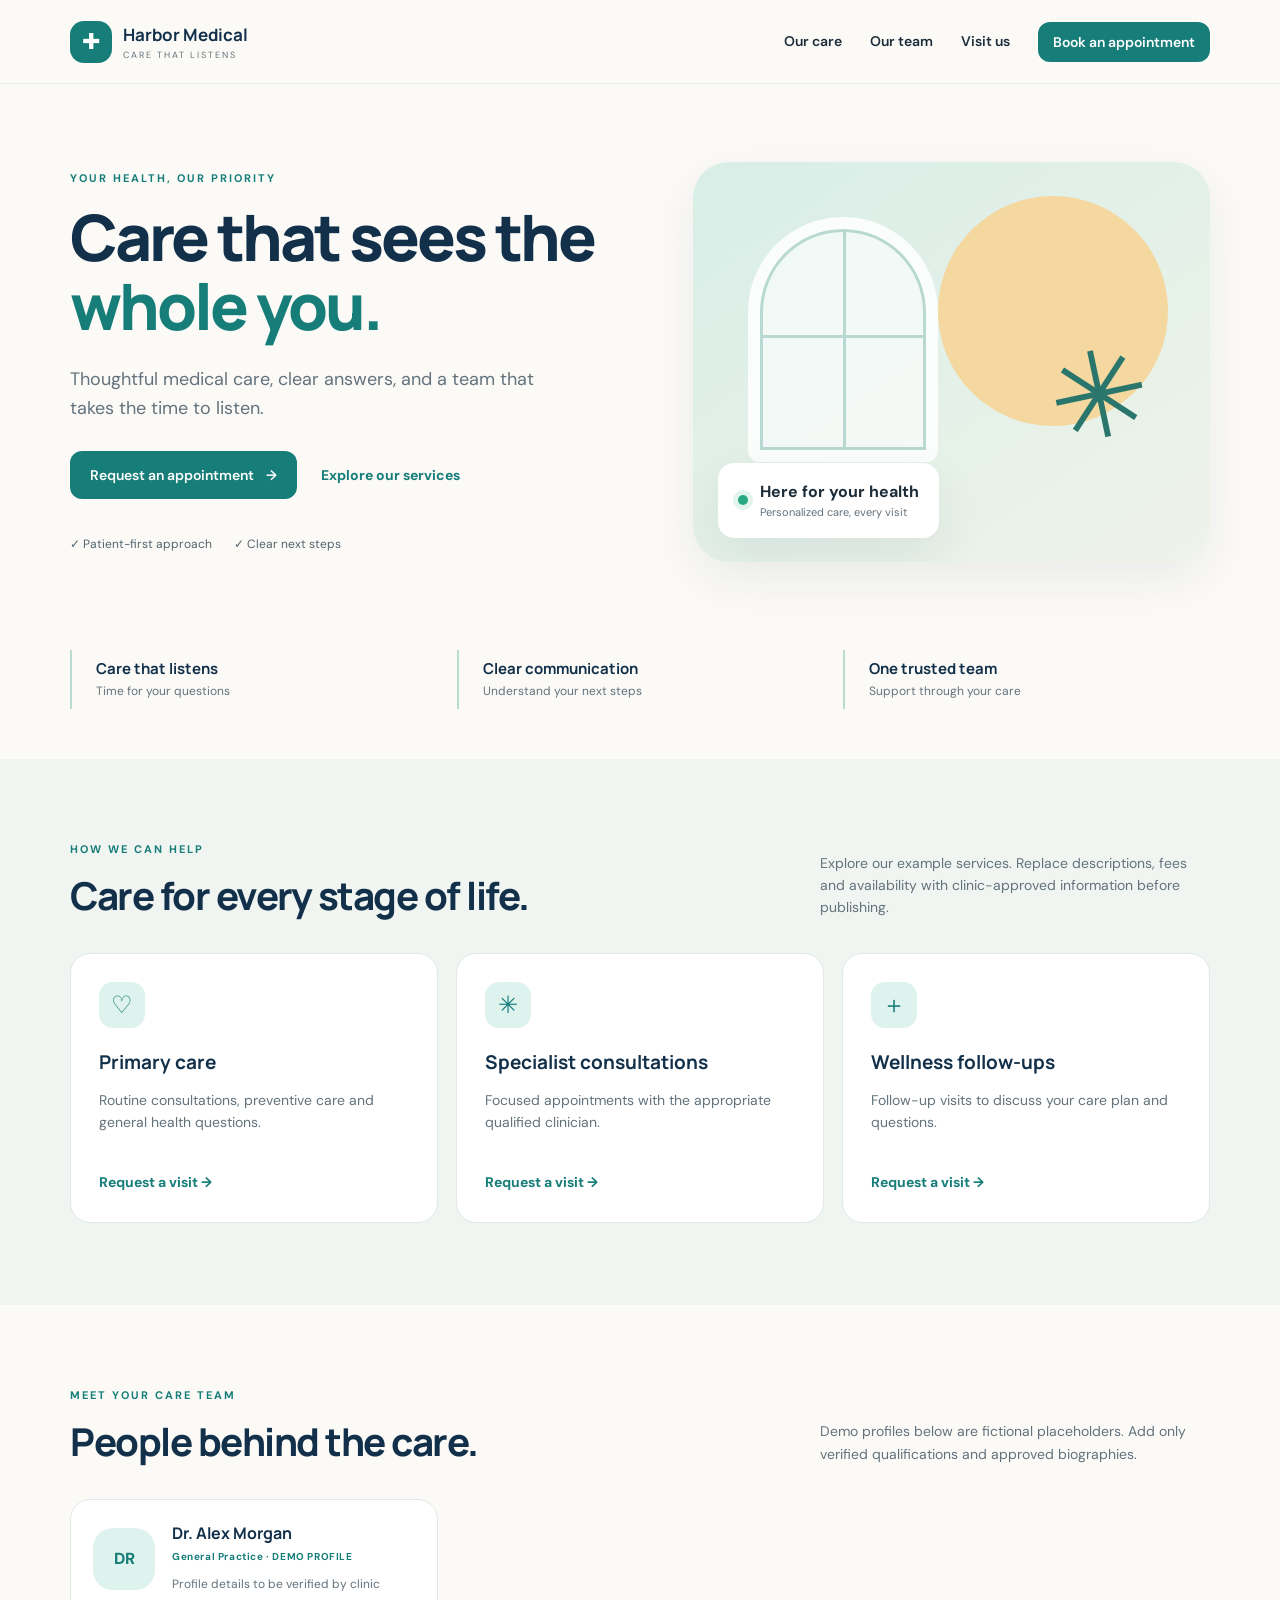
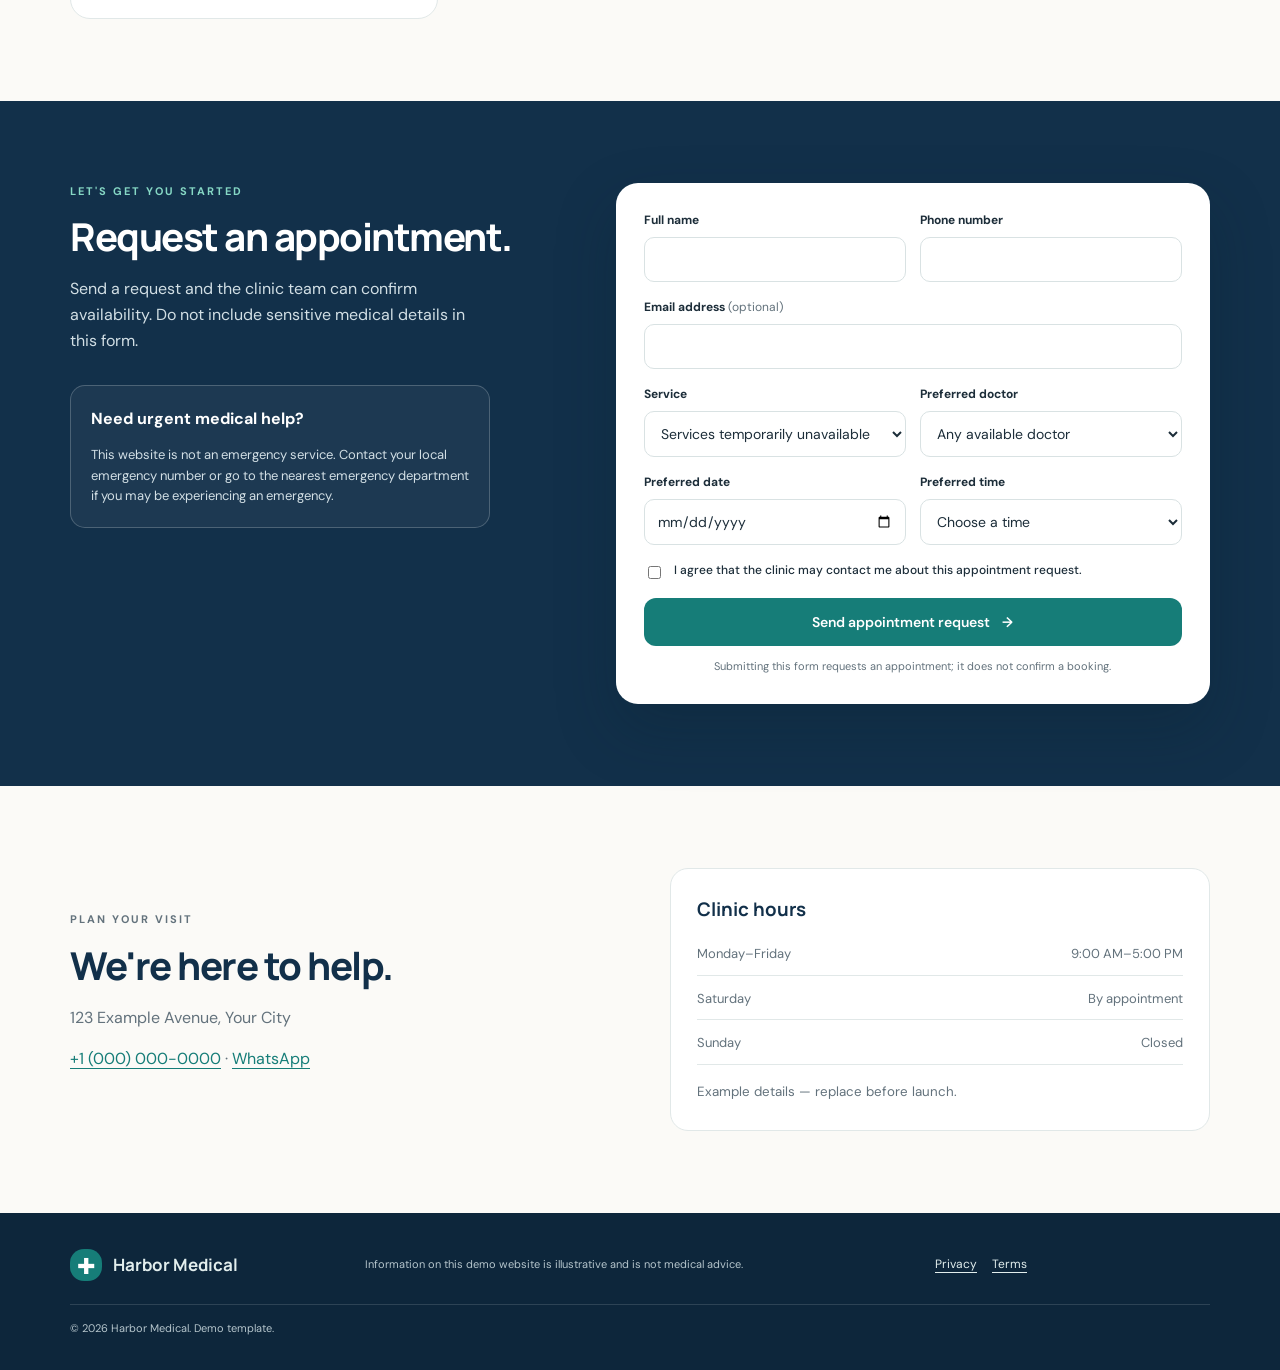
<file: frontend/index.html>
<!doctype html>
<html lang="en"><head><meta charset="utf-8"><meta name="viewport" content="width=device-width,initial-scale=1"><meta name="description" content="Book a clinic appointment, explore medical services and meet our care team."><meta name="theme-color" content="#12304a"><title>Harbor Medical | Thoughtful, modern care</title><link rel="canonical" href="https://example.com/"><link rel="stylesheet" href="assets/css/styles.css"><script defer src="assets/js/app.js"></script></head>
<body><a class="skip-link" href="#main">Skip to content</a><header class="site-header"><a class="brand" href="index.html"><span class="brand-mark" aria-hidden="true">✚</span><span><strong>Harbor Medical</strong><small>CARE THAT LISTENS</small></span></a><button class="nav-toggle" aria-expanded="false" aria-controls="primary-nav">Menu</button><nav id="primary-nav" class="nav"><a href="#care">Our care</a><a href="#team">Our team</a><a href="#visit">Visit us</a><a class="button button-small" href="#book">Book an appointment</a></nav></header>
<main id="main"><section class="hero wrap"><div class="hero-copy"><p class="eyebrow">YOUR HEALTH, OUR PRIORITY</p><h1>Care that sees the <em>whole you.</em></h1><p class="lead">Thoughtful medical care, clear answers, and a team that takes the time to listen.</p><div class="hero-actions"><a class="button" href="#book">Request an appointment <span aria-hidden="true">→</span></a><a class="text-link" href="#care">Explore our services</a></div><div class="trust-row"><span>✓ Patient-first approach</span><span>✓ Clear next steps</span></div></div><div class="hero-art" role="img" aria-label="Abstract illustration of a calm, welcoming medical clinic"><div class="art-sun"></div><div class="art-window"></div><div class="art-plant">✳</div><div class="art-card"><span class="status-dot"></span><div><strong>Here for your health</strong><small>Personalized care, every visit</small></div></div></div></section>
<section class="stats wrap" aria-label="Clinic highlights"><div><strong>Care that listens</strong><span>Time for your questions</span></div><div><strong>Clear communication</strong><span>Understand your next steps</span></div><div><strong>One trusted team</strong><span>Support through your care</span></div></section>
<section id="care" class="section section-soft"><div class="wrap"><div class="section-heading"><div><p class="eyebrow">HOW WE CAN HELP</p><h2>Care for every stage of life.</h2></div><p>Explore our example services. Replace descriptions, fees and availability with clinic-approved information before publishing.</p></div><div class="service-grid" id="services-grid"><article class="service-card"><span class="service-icon">♡</span><h3>Primary care</h3><p>Routine consultations, preventive care and general health questions.</p><a href="#book" class="text-link" data-service="Primary care">Request a visit →</a></article><article class="service-card"><span class="service-icon">✳</span><h3>Specialist consultations</h3><p>Focused appointments with the appropriate qualified clinician.</p><a href="#book" class="text-link" data-service="Specialist consultation">Request a visit →</a></article><article class="service-card"><span class="service-icon">＋</span><h3>Wellness follow-ups</h3><p>Follow-up visits to discuss your care plan and questions.</p><a href="#book" class="text-link" data-service="Wellness follow-up">Request a visit →</a></article></div></div></section>
<section id="team" class="section wrap"><div class="section-heading"><div><p class="eyebrow">MEET YOUR CARE TEAM</p><h2>People behind the care.</h2></div><p>Demo profiles below are fictional placeholders. Add only verified qualifications and approved biographies.</p></div><div id="doctors-grid" class="doctor-grid"><article class="doctor-card"><div class="avatar">DR</div><div><h3>Dr. Alex Morgan</h3><p>General Practice · DEMO PROFILE</p><span>Profile details to be verified by clinic</span></div></article></div></section>
<section id="book" class="section booking-section"><div class="wrap booking-layout"><div><p class="eyebrow">LET'S GET YOU STARTED</p><h2>Request an appointment.</h2><p>Send a request and the clinic team can confirm availability. Do not include sensitive medical details in this form.</p><div class="contact-note"><strong>Need urgent medical help?</strong><p>This website is not an emergency service. Contact your local emergency number or go to the nearest emergency department if you may be experiencing an emergency.</p></div></div><form id="booking-form" class="form-card"><div class="form-row"><label>Full name<input name="patient_name" autocomplete="name" required maxlength="120"></label><label>Phone number<input name="phone" type="tel" autocomplete="tel" required maxlength="40"></label></div><label>Email address <span class="optional">(optional)</span><input name="email" type="email" autocomplete="email" maxlength="254"></label><div class="form-row"><label>Service<select name="service_id" id="service-select" required><option value="">Loading services…</option></select></label><label>Preferred doctor<select name="doctor_id" id="doctor-select"><option value="">Any available doctor</option></select></label></div><div class="form-row"><label>Preferred date<input name="appointment_date" type="date" required></label><label>Preferred time<select name="appointment_time" required><option value="">Choose a time</option><option>09:00</option><option>10:00</option><option>11:00</option><option>13:00</option><option>14:00</option><option>15:00</option></select></label></div><label class="consent"><input type="checkbox" name="consent" required><span>I agree that the clinic may contact me about this appointment request.</span></label><button class="button button-full" type="submit">Send appointment request <span aria-hidden="true">→</span></button><p id="form-message" class="form-message" role="status" aria-live="polite"></p><p class="fine-print">Submitting this form requests an appointment; it does not confirm a booking.</p></form></div></section>
<section id="visit" class="section wrap visit-section"><div><p class="eyebrow">PLAN YOUR VISIT</p><h2>We're here to help.</h2><p>123 Example Avenue, Your City</p><p><a href="tel:+10000000000">+1 (000) 000-0000</a> · <a href="https://wa.me/10000000000" rel="noopener noreferrer">WhatsApp</a></p></div><div class="hours-card"><h3>Clinic hours</h3><p>Monday–Friday <span>9:00 AM–5:00 PM</span></p><p>Saturday <span>By appointment</span></p><p>Sunday <span>Closed</span></p><small>Example details — replace before launch.</small></div></section></main><footer class="footer"><div class="wrap footer-inner"><a class="brand brand-footer" href="#main"><span class="brand-mark">✚</span><strong>Harbor Medical</strong></a><p>Information on this demo website is illustrative and is not medical advice.</p><div><a href="privacy.html">Privacy</a><a href="terms.html">Terms</a></div><small>© <span id="year"></span> Harbor Medical. Demo template.</small></div></footer></body></html>
</file>
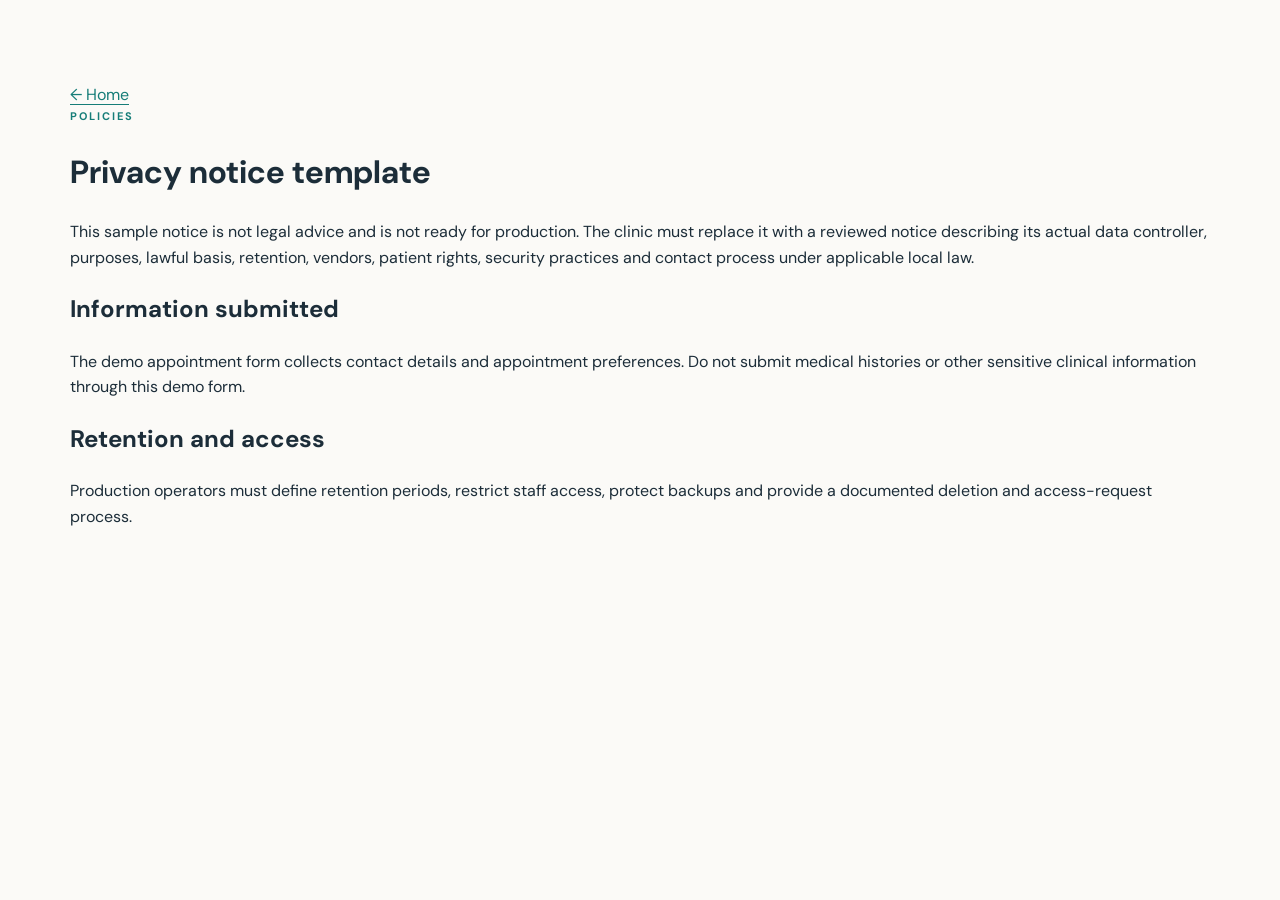
<file: frontend/privacy.html>
<!doctype html><html lang="en"><head><meta charset="utf-8"><meta name="viewport" content="width=device-width,initial-scale=1"><title>Privacy notice | Harbor Medical</title><link rel="stylesheet" href="assets/css/styles.css"></head><body><main class="wrap section"><a href="index.html">← Home</a><p class="eyebrow">POLICIES</p><h1>Privacy notice template</h1><p>This sample notice is not legal advice and is not ready for production. The clinic must replace it with a reviewed notice describing its actual data controller, purposes, lawful basis, retention, vendors, patient rights, security practices and contact process under applicable local law.</p><h2>Information submitted</h2><p>The demo appointment form collects contact details and appointment preferences. Do not submit medical histories or other sensitive clinical information through this demo form.</p><h2>Retention and access</h2><p>Production operators must define retention periods, restrict staff access, protect backups and provide a documented deletion and access-request process.</p></main></body></html>
</file>
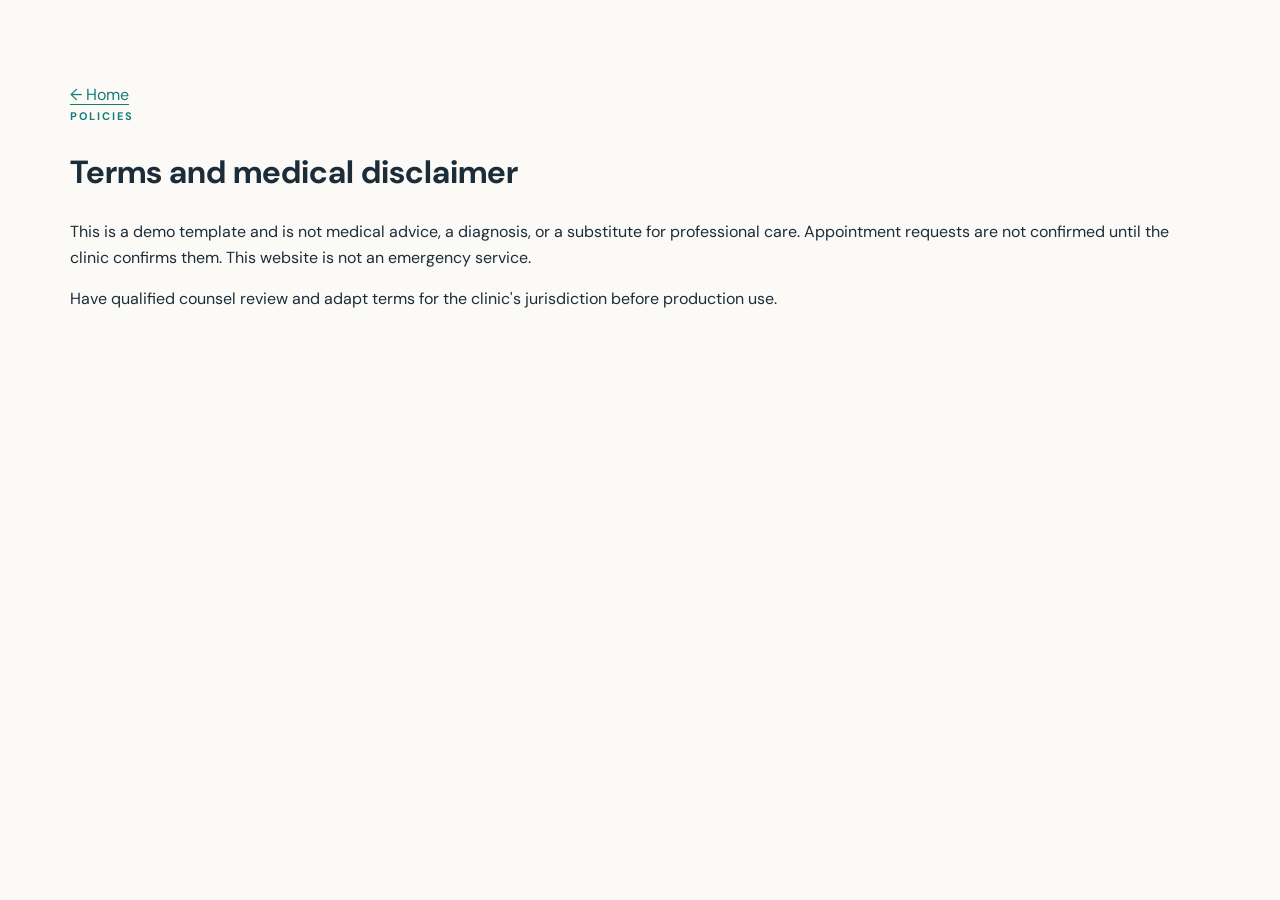
<file: frontend/terms.html>
<!doctype html><html lang="en"><head><meta charset="utf-8"><meta name="viewport" content="width=device-width,initial-scale=1"><title>Terms and medical disclaimer | Harbor Medical</title><link rel="stylesheet" href="assets/css/styles.css"></head><body><main class="wrap section"><a href="index.html">← Home</a><p class="eyebrow">POLICIES</p><h1>Terms and medical disclaimer</h1><p>This is a demo template and is not medical advice, a diagnosis, or a substitute for professional care. Appointment requests are not confirmed until the clinic confirms them. This website is not an emergency service.</p><p>Have qualified counsel review and adapt terms for the clinic's jurisdiction before production use.</p></main></body></html>
</file>
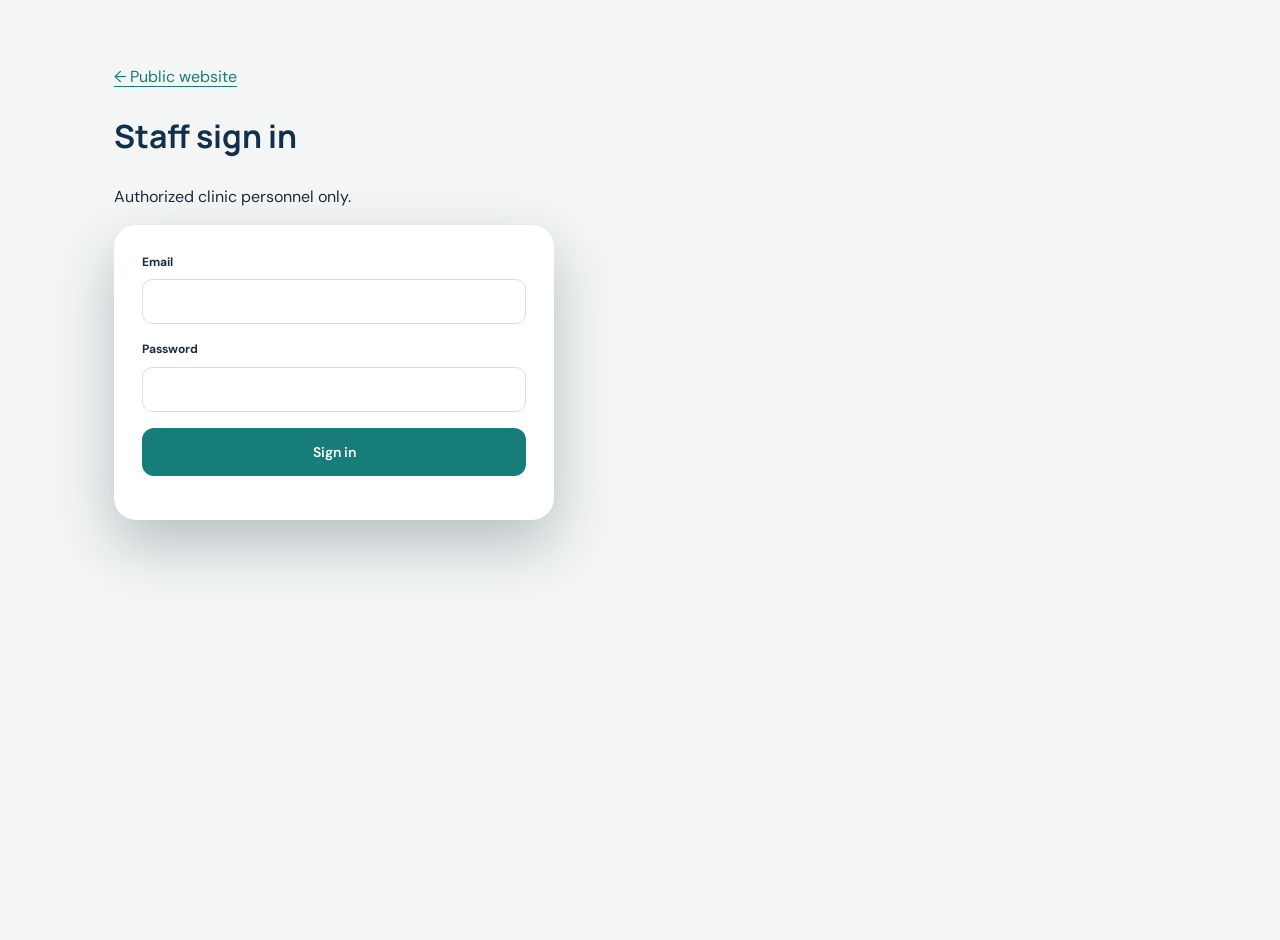
<file: frontend/admin/dashboard.html>
<!doctype html><html lang="en"><head><meta charset="utf-8"><meta name="viewport" content="width=device-width,initial-scale=1"><title>Admin dashboard | Harbor Medical</title><link rel="stylesheet" href="../assets/css/styles.css"></head><body class="admin-body"><main class="admin-shell"><a href="../index.html">← Public website</a><div style="display:flex;justify-content:space-between;align-items:center;gap:15px;flex-wrap:wrap"><div><p class="eyebrow">STAFF WORKSPACE</p><h1>Appointment overview</h1><p>Protected operational information. Demo data is fictional.</p></div><button class="button" id="logout">Sign out</button></div><section class="stats"><div><strong id="total">—</strong><span>Total appointments</span></div><div><strong id="pending">—</strong><span>Pending requests</span></div><div><strong id="confirmed">—</strong><span>Confirmed</span></div></section><section class="admin-panel"><h2>Appointments</h2><p id="message" role="status">Loading appointments…</p><table><thead><tr><th>Reference</th><th>Patient</th><th>Service</th><th>Date & time</th><th>Status</th><th>Action</th></tr></thead><tbody id="rows"></tbody></table></section></main><script>const API=window.CLINIC_API_BASE||'http://127.0.0.1:8000/api',token=sessionStorage.getItem('clinic_token');if(!token)location.href='login.html';const headers={'Authorization':'Bearer '+token,'Content-Type':'application/json'};document.querySelector('#logout').onclick=()=>{sessionStorage.removeItem('clinic_token');location.href='login.html'};async function load(){try{const r=await fetch(API+'/admin/appointments',{headers});if(r.status===401||r.status===403){sessionStorage.removeItem('clinic_token');location.href='login.html';return}const data=await r.json();if(!r.ok)throw Error(data.detail||'Could not load appointments');document.querySelector('#total').textContent=data.length;document.querySelector('#pending').textContent=data.filter(x=>x.status==='pending').length;document.querySelector('#confirmed').textContent=data.filter(x=>x.status==='confirmed').length;document.querySelector('#message').textContent=data.length?'':'No appointments yet.';const esc=s=>String(s??'').replace(/[&<>"']/g,c=>({'&':'&amp;','<':'&lt;','>':'&gt;','"':'&quot;',"'":'&#39;'}[c]));document.querySelector('#rows').innerHTML=data.map(a=>`<tr><td>${a.id}</td><td>${esc(a.patient_name)}</td><td>${esc(a.service_name)}</td><td>${esc(a.appointment_date)} ${esc(a.appointment_time)}</td><td>${esc(a.status)}</td><td><select data-status="${a.id}" aria-label="Update appointment ${a.id}"><option ${a.status==='pending'?'selected':''}>pending</option><option ${a.status==='confirmed'?'selected':''}>confirmed</option><option ${a.status==='completed'?'selected':''}>completed</option><option ${a.status==='cancelled'?'selected':''}>cancelled</option><option ${a.status==='no_show'?'selected':''}>no_show</option></select></td></tr>`).join('');document.querySelectorAll('[data-status]').forEach(el=>el.onchange=async()=>{try{const rr=await fetch(API+'/admin/appointments/'+el.dataset.status,{method:'PATCH',headers,body:JSON.stringify({status:el.value})});const dd=await rr.json();if(!rr.ok)throw Error(dd.detail||'Update failed');load()}catch(e){alert(e.message);load()}})}catch(e){document.querySelector('#message').textContent=e.message}}load();</script></body></html>
</file>
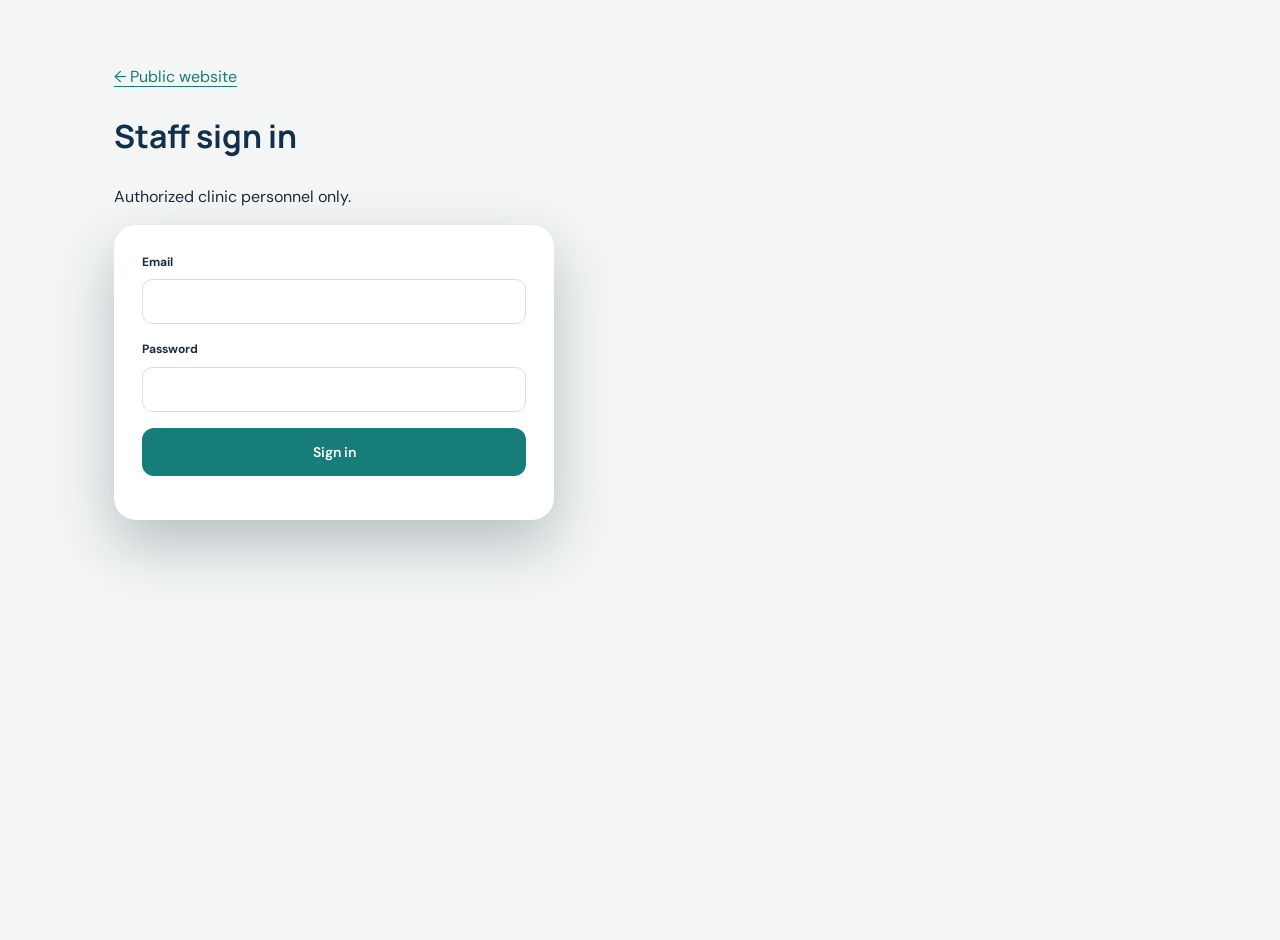
<file: frontend/admin/login.html>
<!doctype html><html lang="en"><head><meta charset="utf-8"><meta name="viewport" content="width=device-width,initial-scale=1"><title>Staff login | Harbor Medical</title><link rel="stylesheet" href="../assets/css/styles.css"></head><body class="admin-body"><main class="admin-shell"><a href="../index.html">← Public website</a><h1>Staff sign in</h1><p>Authorized clinic personnel only.</p><form id="login" class="form-card" style="max-width:440px"><label>Email<input name="email" type="email" required autocomplete="username"></label><label>Password<input name="password" type="password" required autocomplete="current-password"></label><button class="button button-full">Sign in</button><p id="message" role="status"></p></form></main><script>const API=window.CLINIC_API_BASE||'http://127.0.0.1:8000/api';document.querySelector('#login').addEventListener('submit',async e=>{e.preventDefault();const f=new FormData(e.target),m=document.querySelector('#message');try{const r=await fetch(API+'/auth/login',{method:'POST',headers:{'Content-Type':'application/json'},body:JSON.stringify({email:f.get('email'),password:f.get('password')})});const d=await r.json();if(!r.ok)throw Error(d.detail||'Login failed');sessionStorage.setItem('clinic_token',d.access_token);location.href='dashboard.html';}catch(err){m.textContent=err.message;}});</script></body></html>
</file>
<file: frontend/assets/css/styles.css>
@import url('https://fonts.googleapis.com/css2?family=DM+Sans:wght@400;500;600;700&family=Manrope:wght@400;500;600;700;800&display=swap');
:root{--navy:#12304a;--navy-2:#1e4863;--teal:#167d78;--mint:#dff3ee;--paper:#fbfaf7;--white:#fff;--ink:#1c2d39;--muted:#63727c;--line:#e1e8e8;--radius:20px;--shadow:0 18px 50px #12304a12;--font:'DM Sans',sans-serif;--display:'Manrope',sans-serif}*{box-sizing:border-box}html{scroll-behavior:smooth;scroll-padding-top:90px}body{margin:0;background:var(--paper);color:var(--ink);font-family:var(--font);line-height:1.6}a{color:var(--teal);text-underline-offset:4px}a:focus-visible,button:focus-visible,input:focus-visible,select:focus-visible{outline:3px solid #e5a93d;outline-offset:3px}.wrap{width:min(1140px,calc(100% - 40px));margin-inline:auto}.skip-link{position:absolute;left:-999px;top:8px;background:#fff;padding:12px;z-index:20}.skip-link:focus{left:8px}.site-header{height:84px;display:flex;align-items:center;justify-content:space-between;padding:0 max(20px,calc((100vw - 1140px)/2));background:#fbfaf7ee;backdrop-filter:blur(14px);position:sticky;top:0;z-index:10;border-bottom:1px solid #e8ece9}.brand{display:flex;align-items:center;gap:11px;color:var(--navy);text-decoration:none}.brand-mark{display:grid;place-items:center;background:var(--teal);color:white;width:42px;height:42px;border-radius:14px;font-size:22px}.brand strong{font-family:var(--display);font-size:17px;display:block}.brand small{display:block;font-size:9px;letter-spacing:2px;color:var(--muted)}.nav{display:flex;align-items:center;gap:28px}.nav a{color:var(--ink);text-decoration:none;font-size:14px;font-weight:600}.nav a.button{color:#fff}.nav-toggle{display:none}.button{display:inline-flex;justify-content:center;align-items:center;gap:12px;background:var(--teal);color:white;border:0;border-radius:12px;padding:15px 20px;font:600 14px var(--font);text-decoration:none;cursor:pointer;transition:transform .2s,background .2s}.button:hover{background:#106a66;transform:translateY(-1px)}.button-small{padding:11px 15px}.button-full{width:100%}.hero{display:grid;grid-template-columns:1fr 0.92fr;gap:60px;align-items:center;padding-block:78px 64px}.eyebrow{font-size:11px;letter-spacing:2px;font-weight:700;color:var(--teal);margin:0 0 14px}.hero h1{font:800 clamp(42px,5vw,67px)/1.09 var(--display);letter-spacing:-3px;color:var(--navy);margin:0;max-width:620px}.hero h1 em{font-style:normal;color:var(--teal)}.lead{font-size:18px;color:var(--muted);max-width:500px;margin:24px 0 28px}.hero-actions{display:flex;align-items:center;gap:24px;flex-wrap:wrap}.text-link{font-weight:700;text-decoration:none;font-size:14px}.trust-row{display:flex;gap:22px;flex-wrap:wrap;margin-top:36px;color:#53646d;font-size:12px}.hero-art{height:400px;background:linear-gradient(145deg,#d8eee7,#eff3e9);border-radius:36px;position:relative;overflow:hidden;box-shadow:var(--shadow)}.art-sun{position:absolute;width:230px;height:230px;border-radius:50%;background:#f4d8a0;right:42px;top:34px}.art-window{position:absolute;width:190px;height:245px;background:#fff9;border:12px solid #fff9;left:55px;top:55px;border-radius:100px 100px 12px 12px;box-shadow:inset 0 0 0 3px #b8d9d1}.art-window:before,.art-window:after{content:'';position:absolute;background:#b8d9d1}.art-window:before{width:3px;height:100%;left:50%}.art-window:after{height:3px;width:100%;top:48%}.art-plant{position:absolute;right:60px;bottom:70px;font-size:120px;color:#2b766c;transform:rotate(-12deg)}.art-card{position:absolute;left:25px;bottom:24px;background:white;border-radius:16px;padding:16px 20px;display:flex;align-items:center;gap:12px;box-shadow:var(--shadow)}.art-card strong,.art-card small{display:block}.art-card small{color:var(--muted);font-size:11px}.status-dot{width:10px;height:10px;background:#28a783;border-radius:50%;box-shadow:0 0 0 5px #e1f5ed}.stats{display:grid;grid-template-columns:repeat(3,1fr);padding:24px 0 50px;gap:20px}.stats div{padding:8px 24px;border-left:2px solid #b8dcd2}.stats strong,.stats span{display:block}.stats strong{font:700 15px var(--display);color:var(--navy)}.stats span{font-size:12px;color:var(--muted);margin-top:3px}.section{padding-block:82px}.section-soft{background:#f0f5f2}.section-heading{display:flex;align-items:end;justify-content:space-between;gap:40px;margin-bottom:34px}.section-heading h2,.booking-layout h2,.visit-section h2{font:750 clamp(30px,3vw,42px)/1.2 var(--display);letter-spacing:-1.5px;color:var(--navy);margin:0}.section-heading>p{max-width:390px;color:var(--muted);font-size:14px;margin:0}.service-grid{display:grid;grid-template-columns:repeat(3,1fr);gap:18px}.service-card{background:white;padding:28px;border:1px solid var(--line);border-radius:var(--radius);transition:transform .2s,box-shadow .2s}.service-card:hover,.doctor-card:hover{transform:translateY(-3px);box-shadow:var(--shadow)}.service-icon{display:grid;place-items:center;width:46px;height:46px;border-radius:14px;background:var(--mint);color:var(--teal);font-size:24px}.service-card h3,.doctor-card h3{font:700 19px var(--display);color:var(--navy);margin:21px 0 8px}.service-card p{color:var(--muted);font-size:14px;min-height:66px}.doctor-grid{display:grid;grid-template-columns:repeat(3,1fr);gap:18px}.doctor-card{display:flex;gap:17px;align-items:center;background:white;border:1px solid var(--line);border-radius:var(--radius);padding:22px;transition:.2s}.doctor-card h3{font-size:16px;margin:0 0 5px}.doctor-card p{font-size:10px;color:var(--teal);font-weight:700;letter-spacing:.6px;margin:0 0 5px}.doctor-card span{font-size:12px;color:var(--muted)}.avatar{display:grid;place-items:center;flex:0 0 62px;height:62px;border-radius:20px;background:var(--mint);color:var(--teal);font-weight:800}.booking-section{background:var(--navy);color:white}.booking-layout{display:grid;grid-template-columns:.8fr 1fr;gap:70px;align-items:start}.booking-layout h2{color:white}.booking-layout>div>p:not(.eyebrow){color:#d2dfe5;max-width:420px}.booking-layout .eyebrow{color:#86d8c5}.contact-note{border:1px solid #ffffff35;background:#ffffff0c;padding:20px;border-radius:15px;margin-top:32px;max-width:420px}.contact-note p{font-size:13px;color:#d2dfe5;margin-bottom:0}.form-card{background:white;color:var(--ink);padding:28px;border-radius:22px;box-shadow:0 25px 60px #071e2d40}.form-card label{display:block;font-size:12px;font-weight:700;margin-bottom:16px}.form-row{display:grid;grid-template-columns:1fr 1fr;gap:14px}.form-card input:not([type=checkbox]),.form-card select{display:block;width:100%;margin-top:7px;border:1px solid #d9e2e3;border-radius:10px;padding:12px;background:#fff;color:var(--ink);font:400 14px var(--font);min-height:45px}.form-card input:focus,.form-card select:focus{border-color:var(--teal)}.optional,.fine-print{font-weight:400;color:var(--muted)}.consent{display:flex!important;gap:10px;align-items:start;font-weight:500!important}.consent input{margin-top:5px;accent-color:var(--teal)}.form-message{font-size:13px;margin:12px 0 0}.form-message.success{color:#147d64}.form-message.error{color:#b42318}.fine-print{font-size:11px;text-align:center;margin:12px 0 0}.visit-section{display:grid;grid-template-columns:1fr 1fr;gap:60px;align-items:center}.visit-section p{color:var(--muted)}.hours-card{padding:26px;background:white;border:1px solid var(--line);border-radius:18px}.hours-card h3{font-family:var(--display);color:var(--navy);margin-top:0}.hours-card p{display:flex;justify-content:space-between;border-bottom:1px solid var(--line);padding-bottom:10px;font-size:13px}.hours-card small{color:var(--muted)}.footer{background:#0d263b;color:#c9d5db;padding:32px 0}.footer-inner{display:grid;grid-template-columns:1fr 2fr 1fr;gap:20px;align-items:center}.brand-footer{color:white}.brand-footer .brand-mark{width:32px;height:32px}.footer p,.footer small{font-size:11px;color:#b5c5cc}.footer-inner>div{display:flex;gap:15px}.footer a{color:#e2eeed;font-size:12px}.footer small{grid-column:1/-1;border-top:1px solid #ffffff22;padding-top:15px}.admin-body{min-height:100vh;background:#f3f6f5}.admin-shell{max-width:1100px;margin:40px auto;padding:24px}.admin-shell h1{font-family:var(--display);color:var(--navy)}.admin-panel{background:white;border:1px solid var(--line);border-radius:16px;padding:22px;margin:20px 0;overflow:auto}.admin-panel table{width:100%;border-collapse:collapse;font-size:13px}.admin-panel th,.admin-panel td{text-align:left;padding:12px;border-bottom:1px solid var(--line)}.admin-panel th{color:var(--muted)}
@media(max-width:800px){.nav-toggle{display:block;border:1px solid var(--line);border-radius:9px;background:white;padding:9px 12px;color:var(--navy)}.nav{display:none;position:absolute;top:83px;left:0;right:0;padding:20px;background:var(--paper);border-bottom:1px solid var(--line);flex-direction:column;align-items:stretch;gap:18px}.nav.open{display:flex}.hero{grid-template-columns:1fr;gap:36px;padding-top:52px}.hero-art{height:320px}.hero h1{letter-spacing:-2px}.stats{grid-template-columns:1fr;gap:12px;padding-bottom:30px}.stats div{padding:8px 16px}.section{padding-block:58px}.section-heading{display:block}.section-heading>p{margin-top:16px}.service-grid,.doctor-grid{grid-template-columns:1fr}.booking-layout,.visit-section{grid-template-columns:1fr;gap:30px}.footer-inner{grid-template-columns:1fr}.footer small{grid-column:auto}.form-row{grid-template-columns:1fr;gap:0}}@media(prefers-reduced-motion:reduce){*,*::before,*::after{scroll-behavior:auto!important;transition:none!important;animation:none!important}}
</file>
